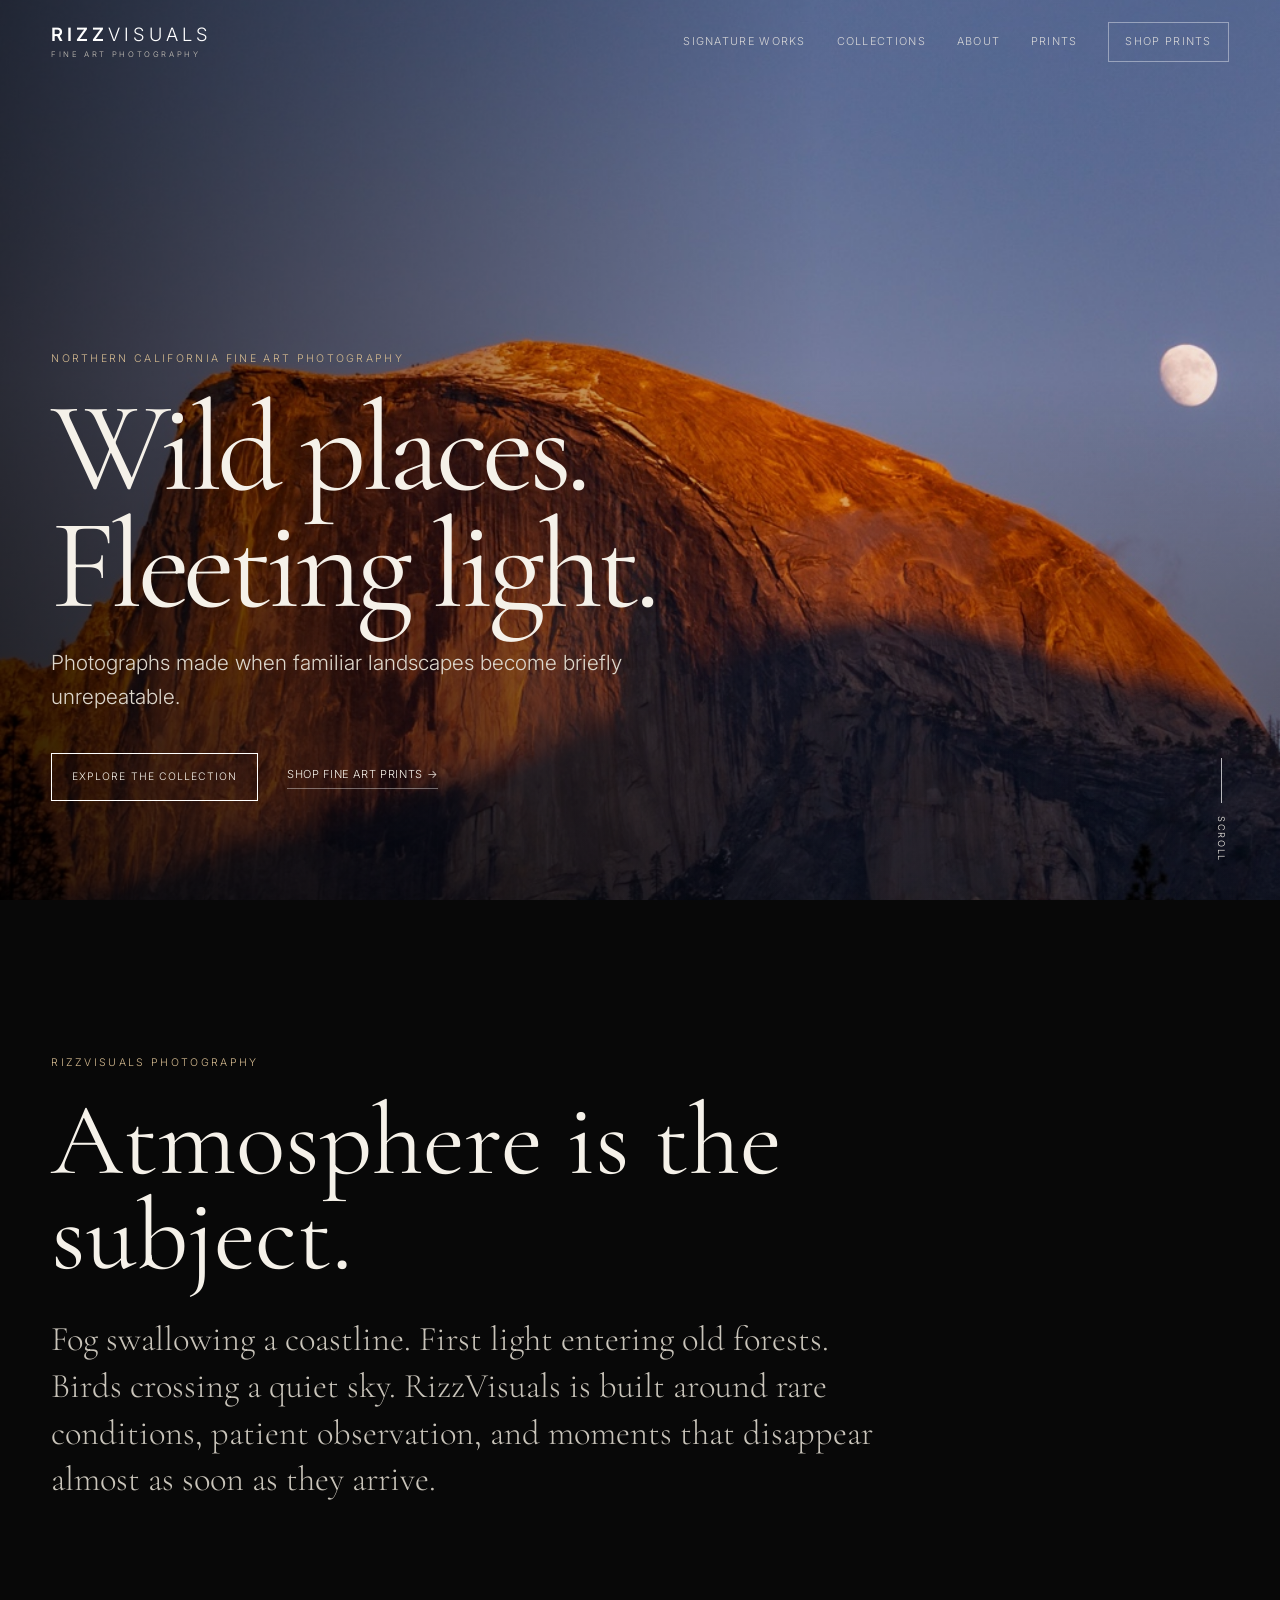
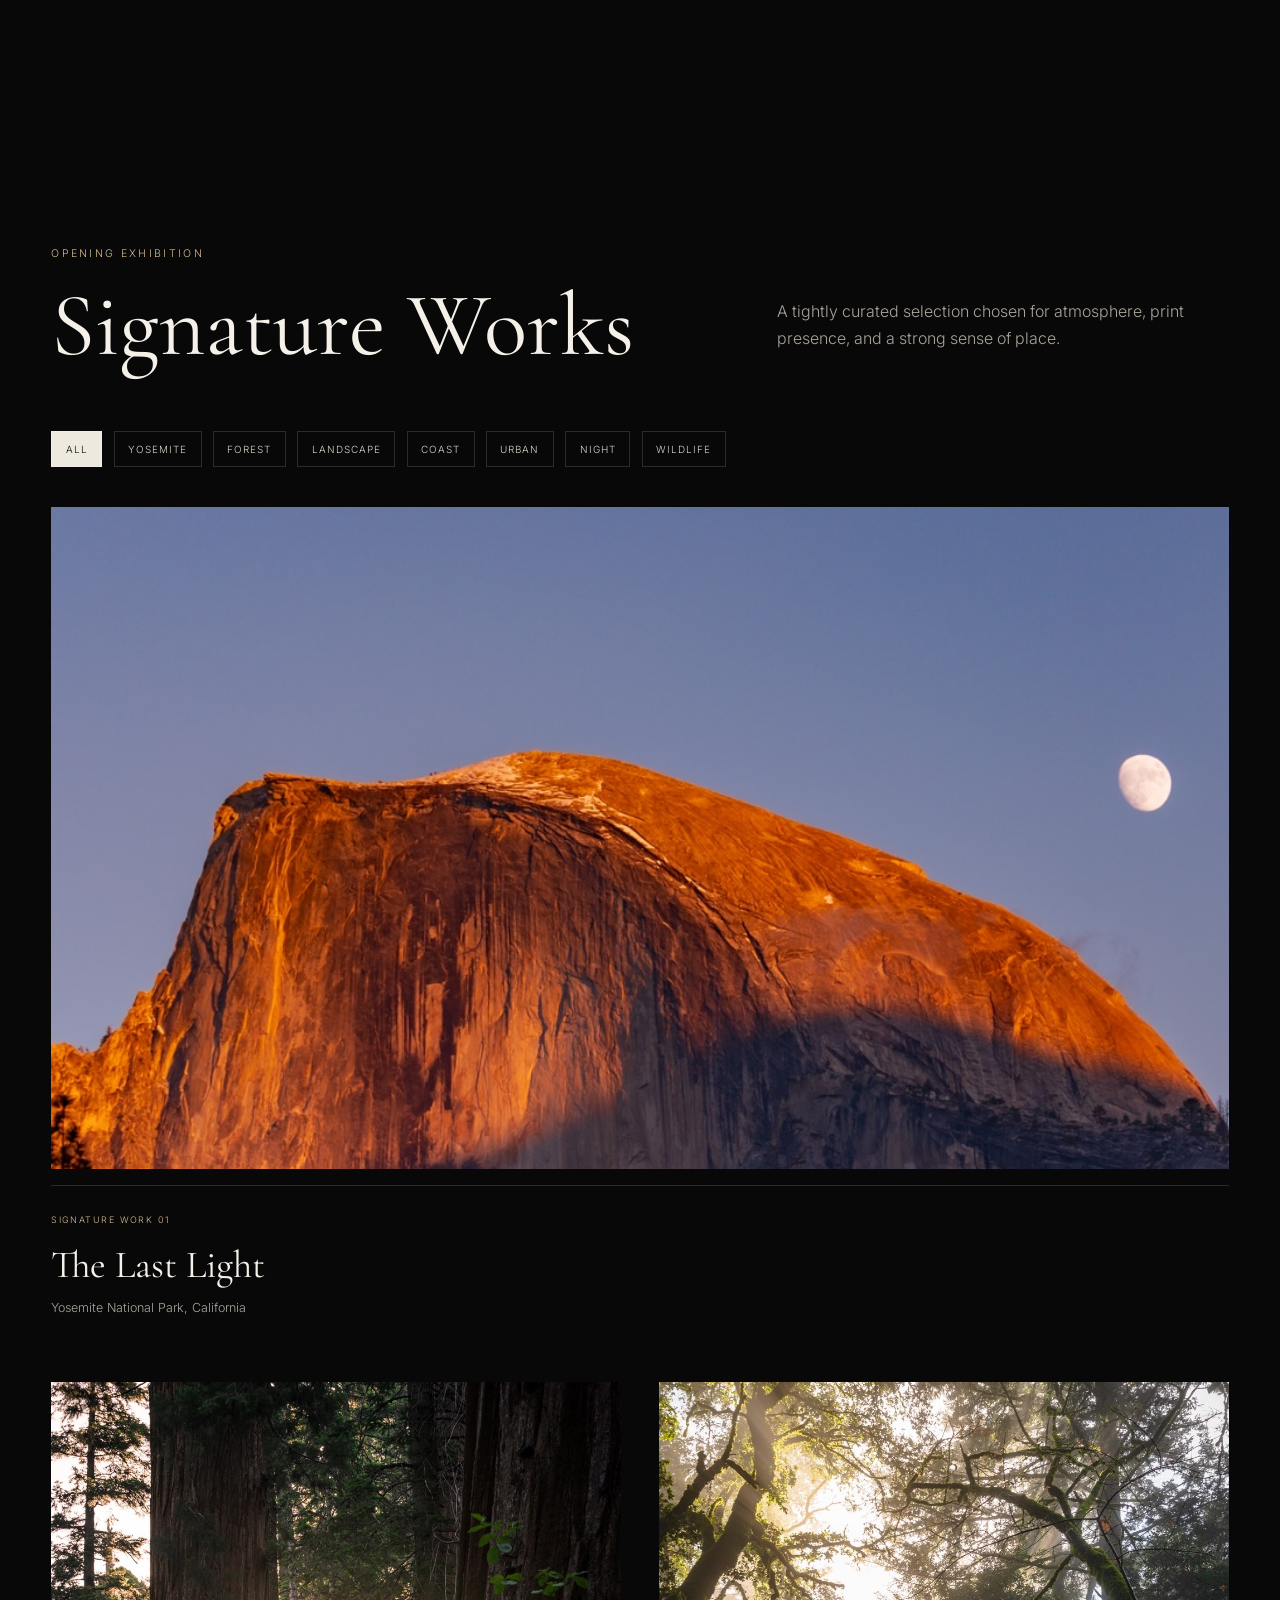
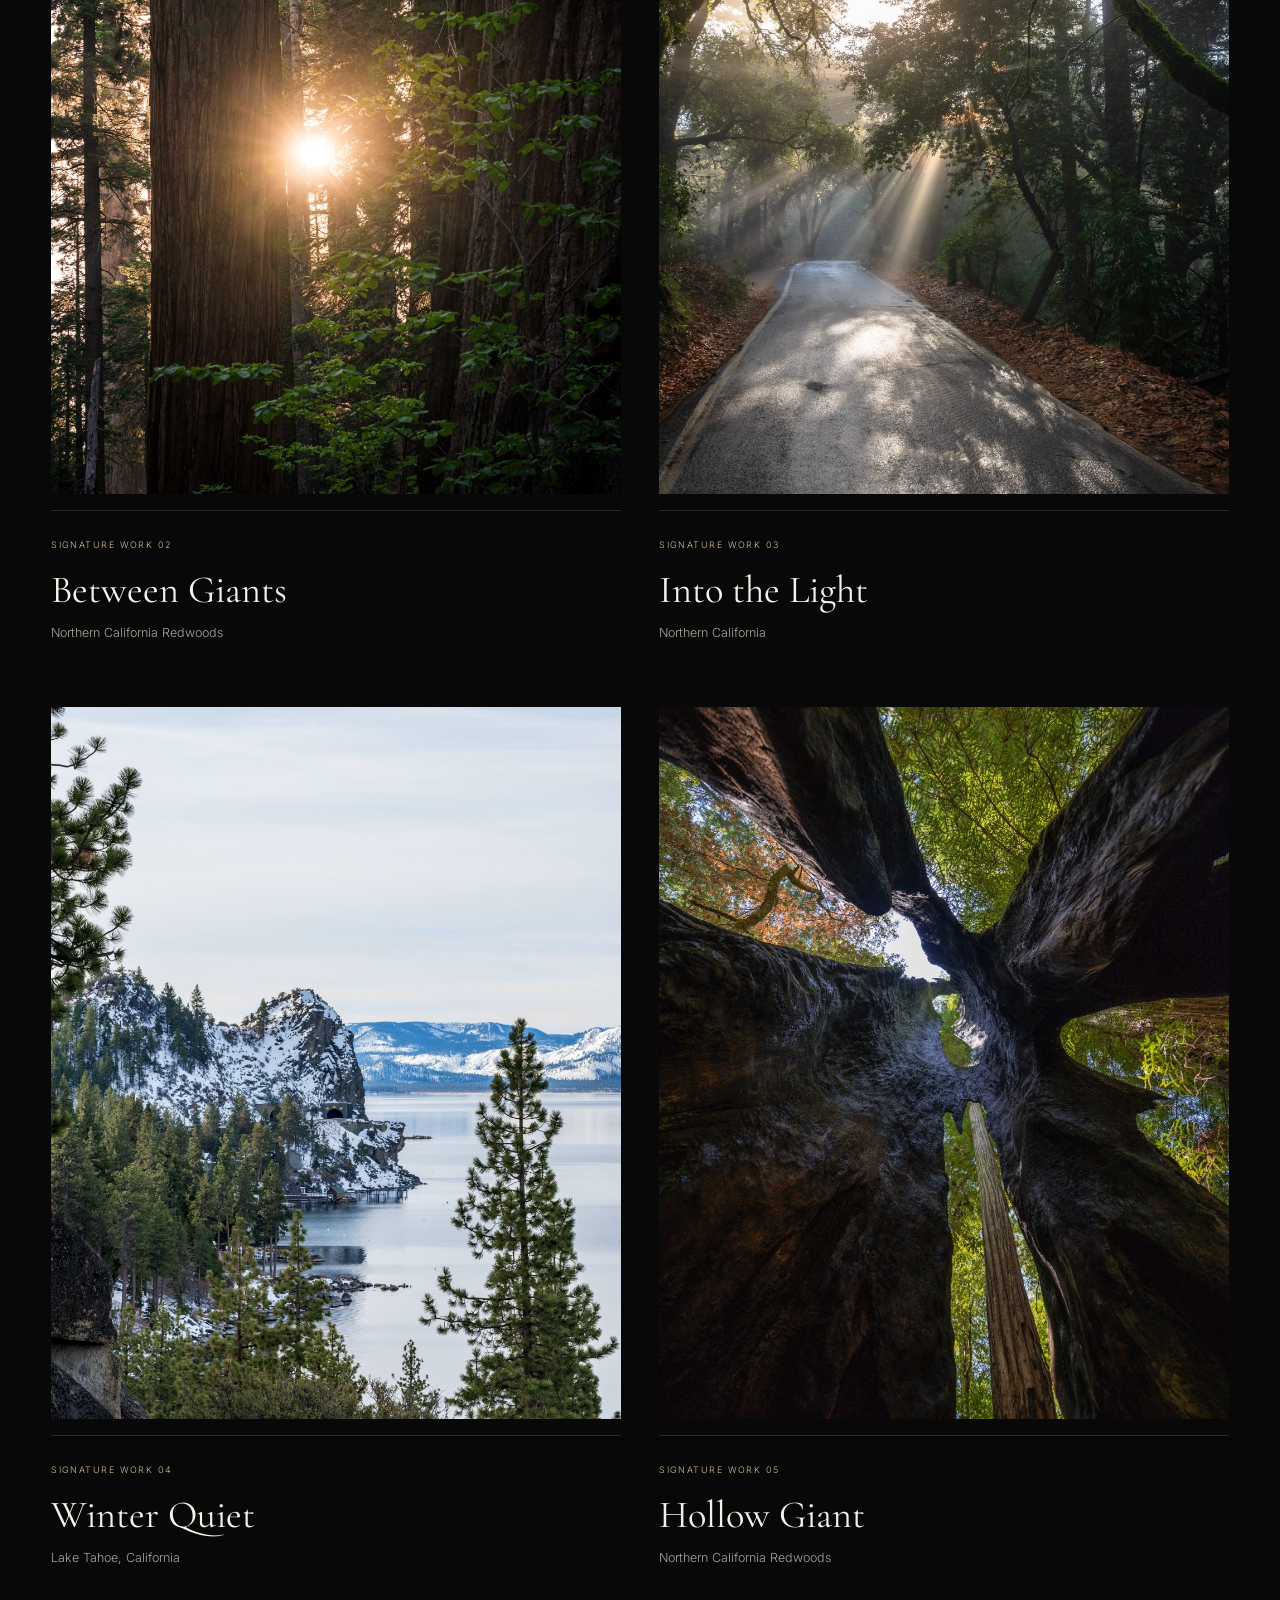
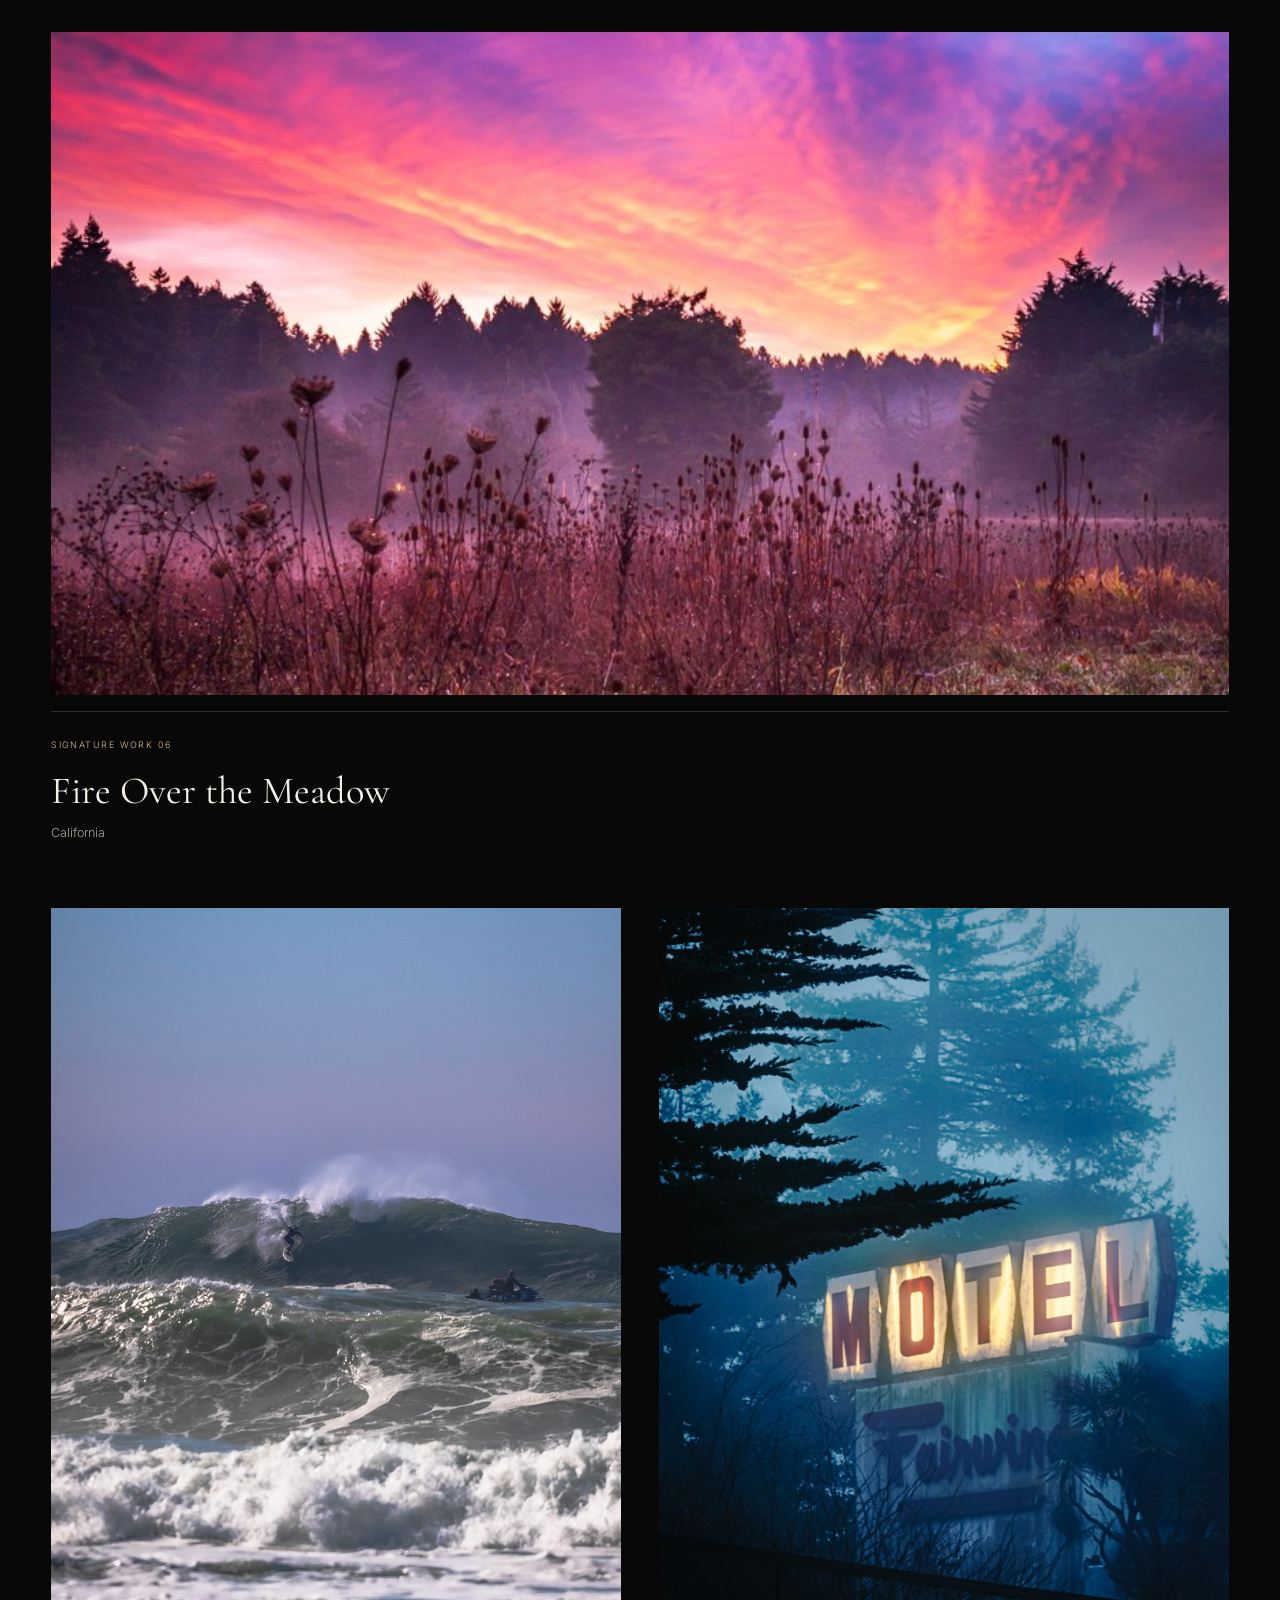
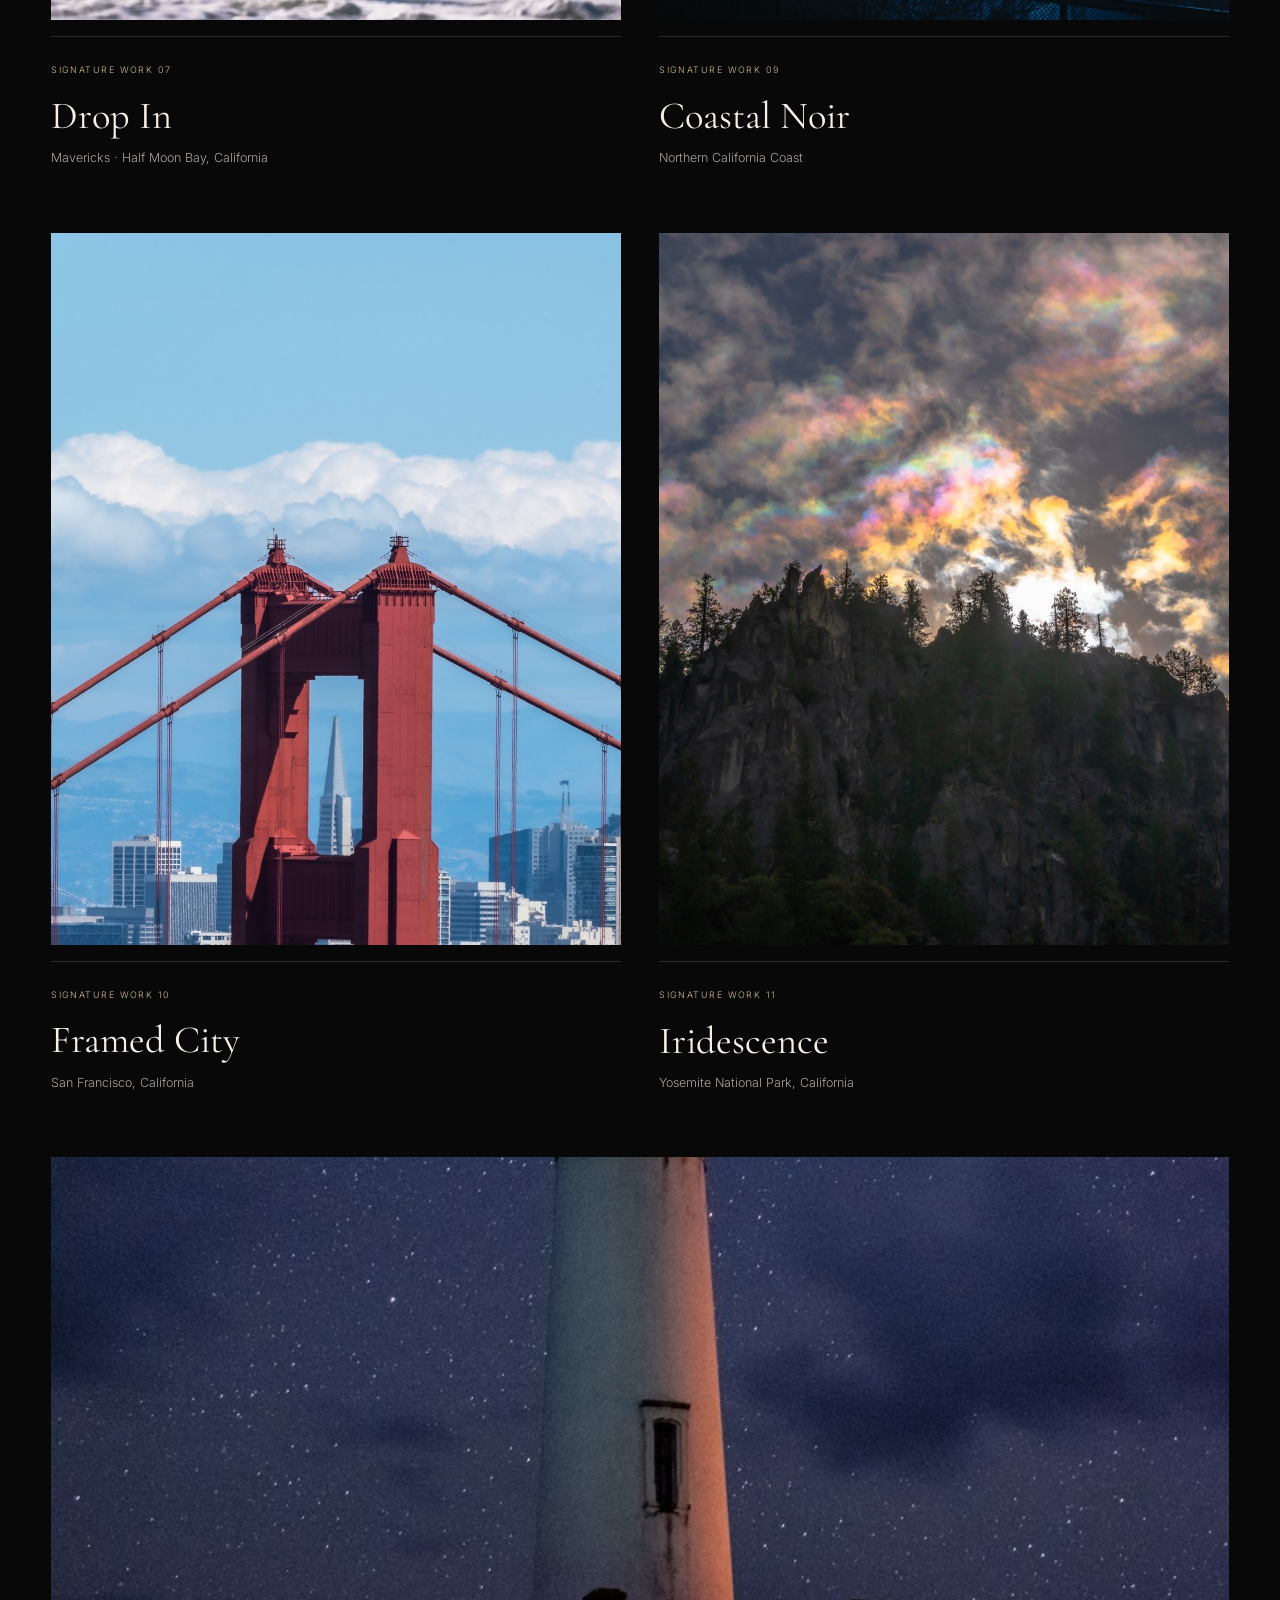
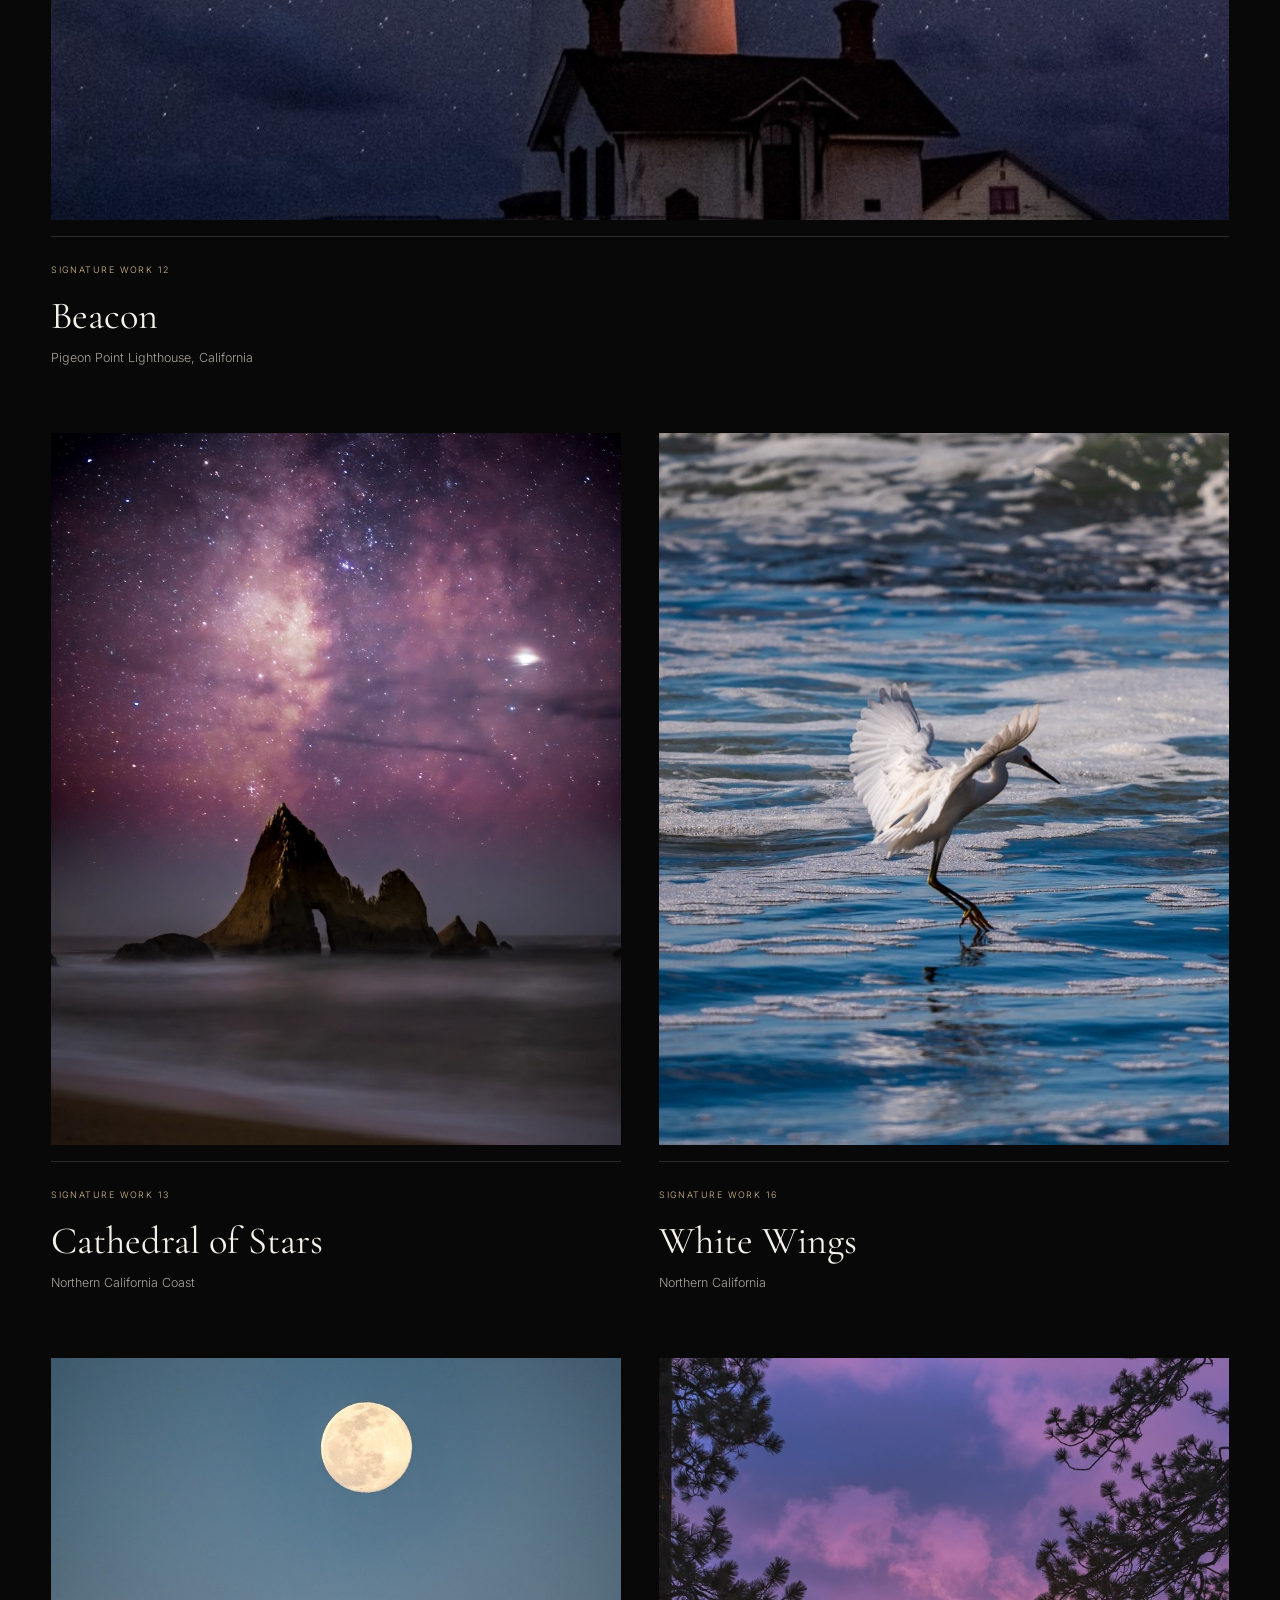
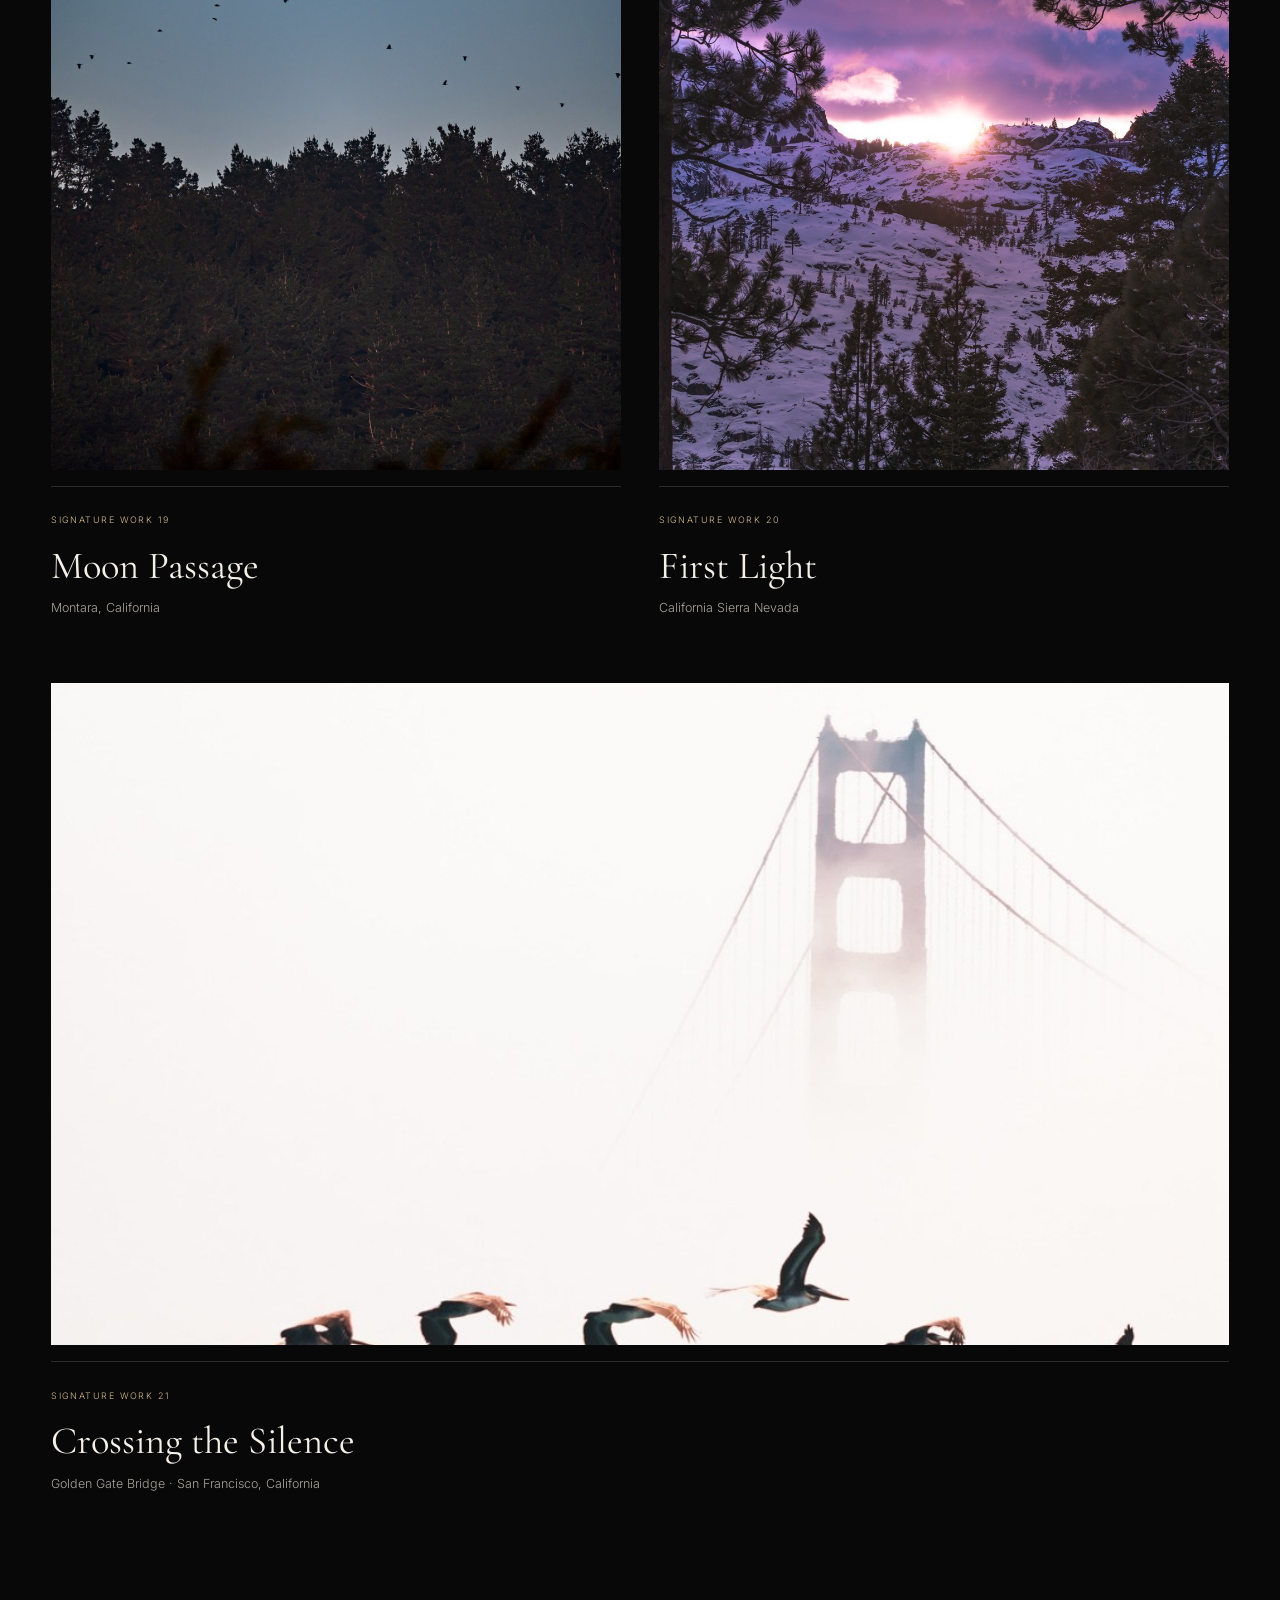
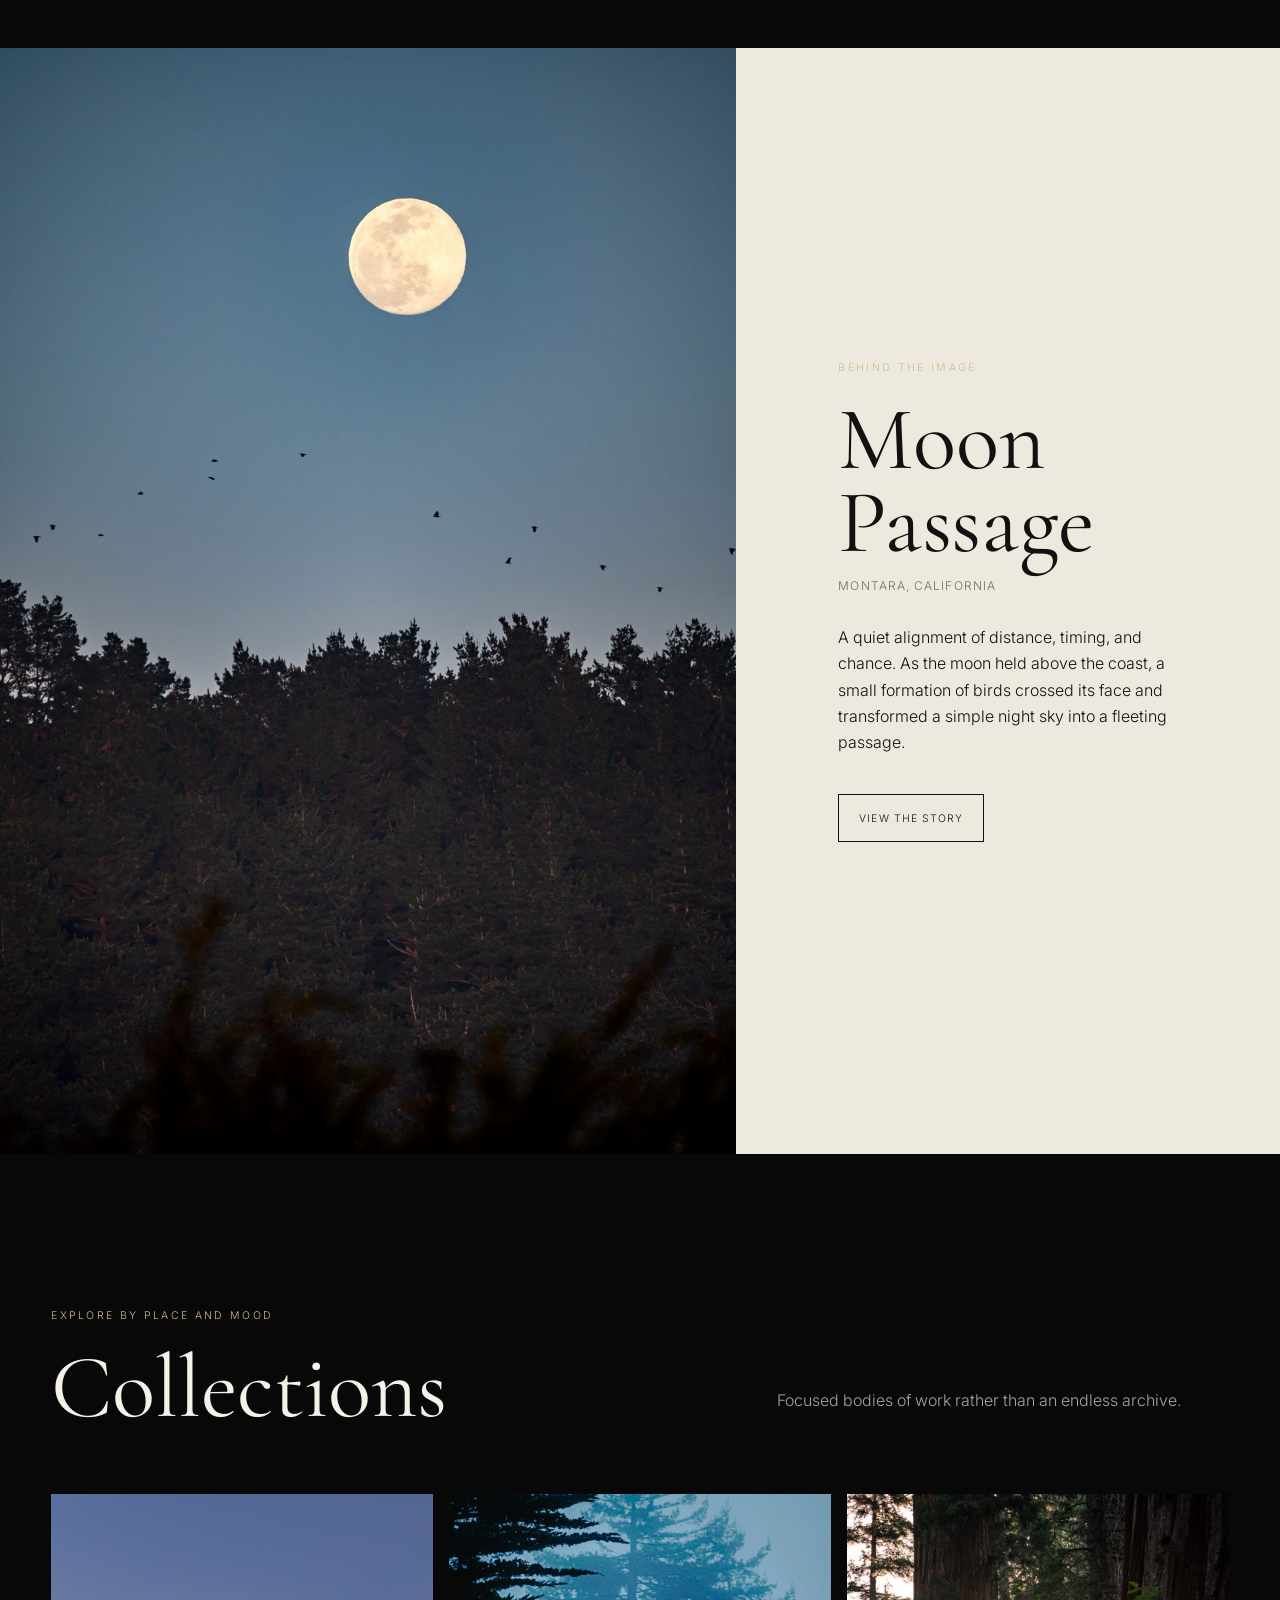
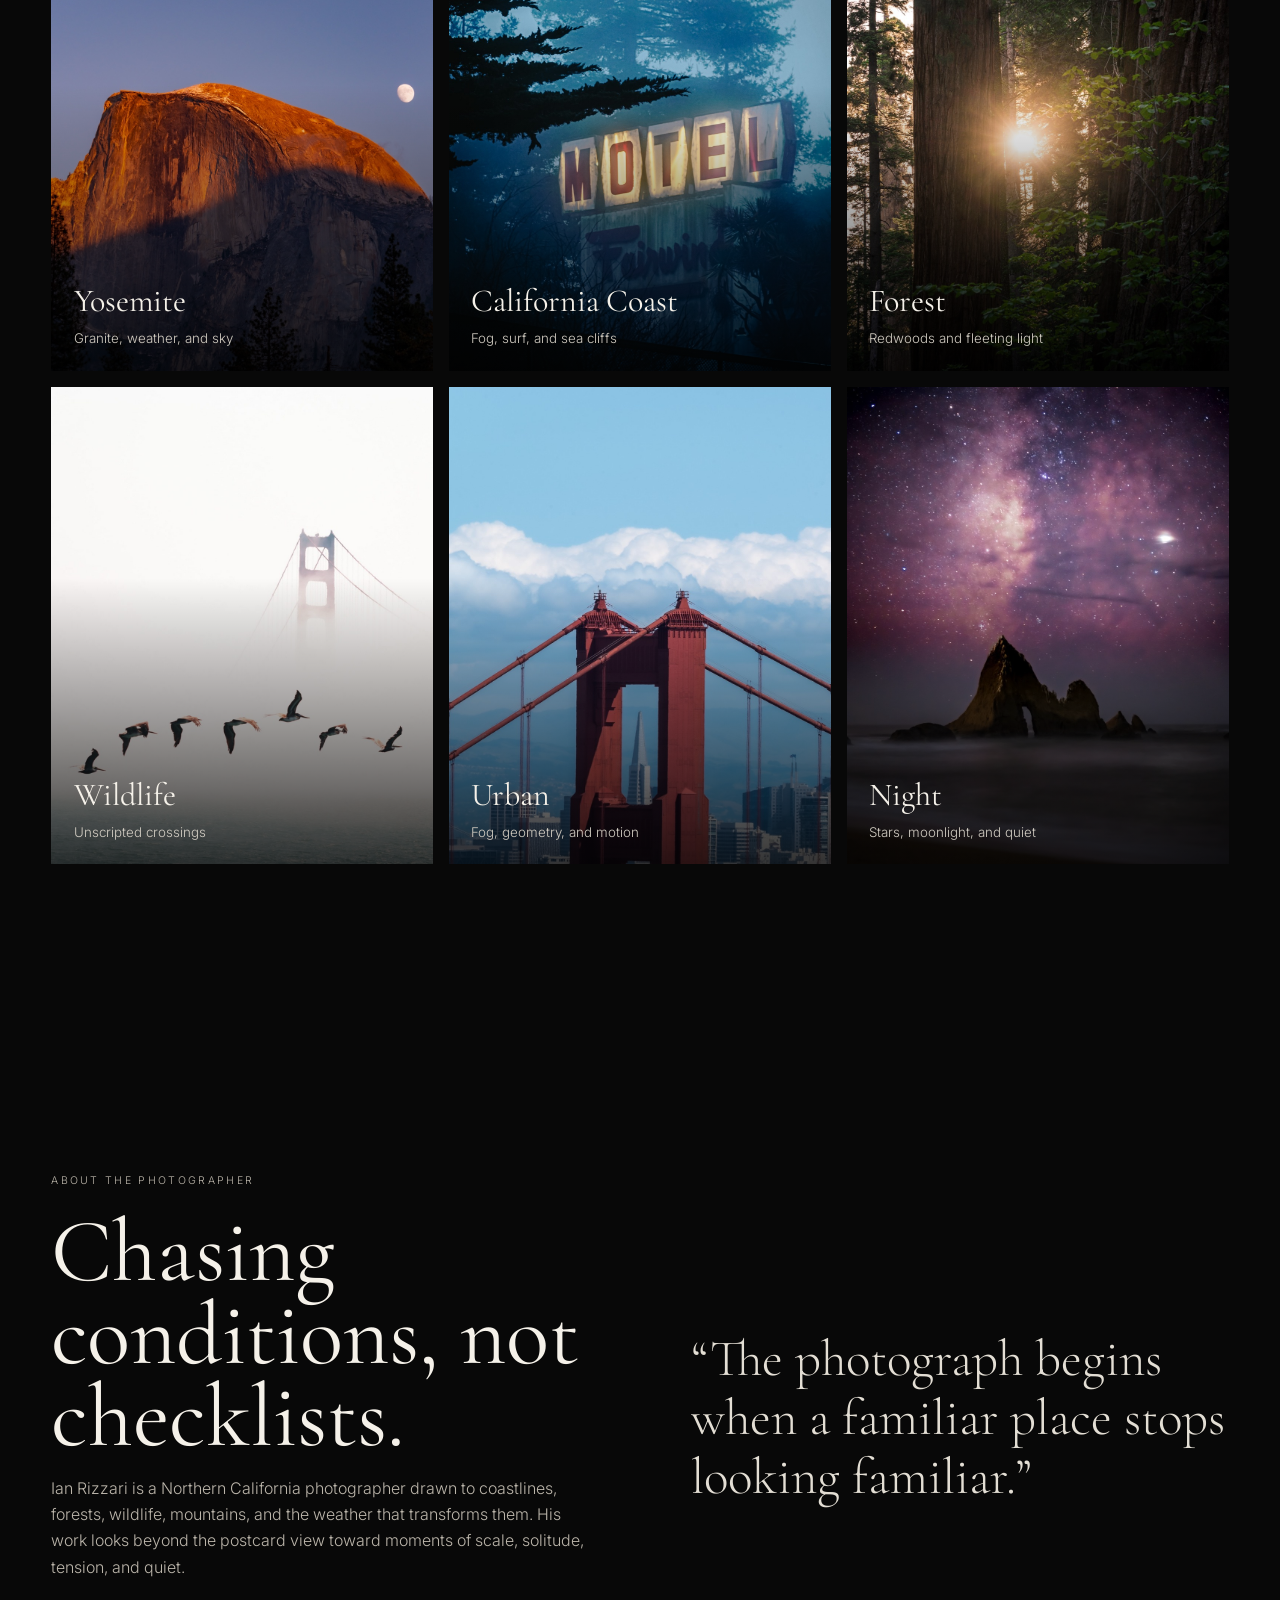
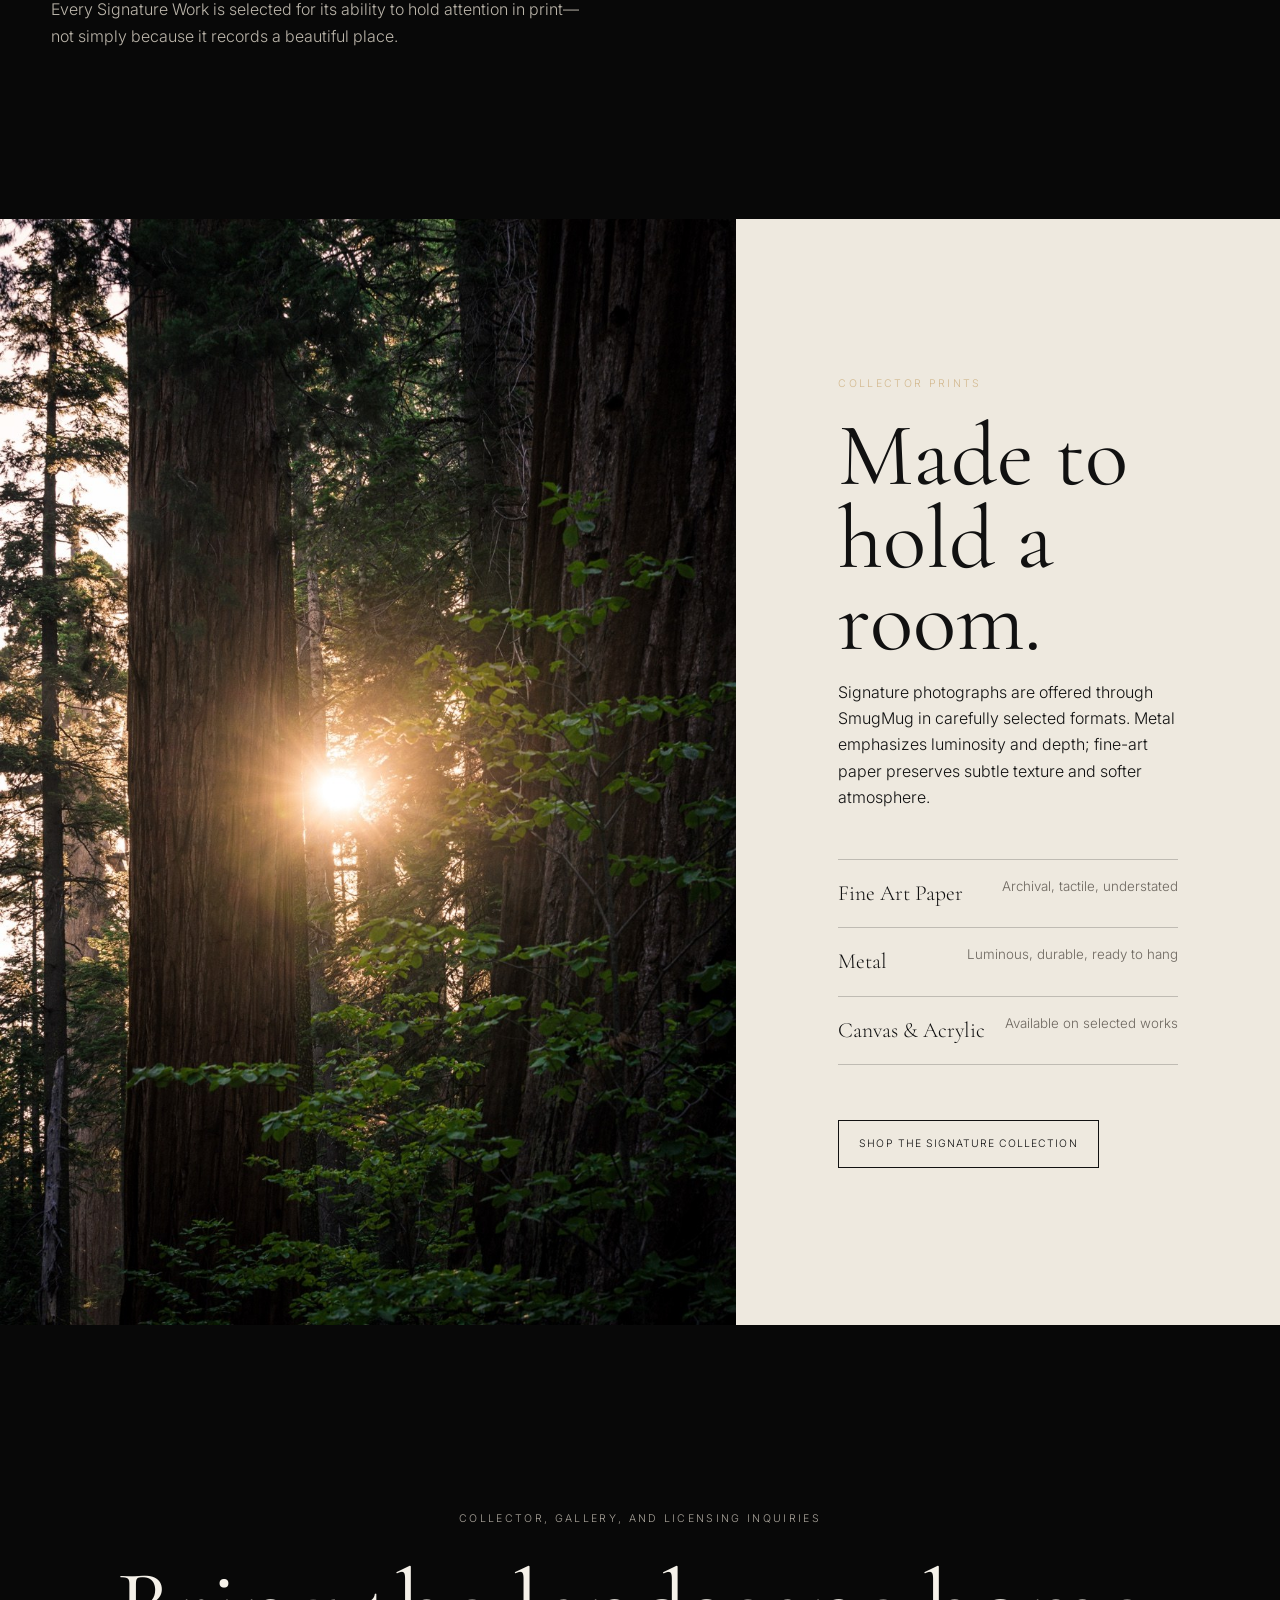
<file: index.html>
<!doctype html>
<html lang="en">
<head>
  <meta charset="utf-8">
  <meta name="viewport" content="width=device-width,initial-scale=1,viewport-fit=cover">
  <meta name="description" content="RizzVisuals — fine art photography shaped by fog, weather, wild places, and fleeting light.">
  <meta name="theme-color" content="#080808">
  <meta property="og:title" content="RizzVisuals | Fine Art Photography">
  <meta property="og:description" content="Wild places. Fleeting light. Fine art photography from Northern California and beyond.">
  <meta property="og:image" content="21-the-last-light.jpg">
  <title>RizzVisuals | Fine Art Photography</title>
  <link rel="preconnect" href="https://fonts.googleapis.com">
  <link rel="preconnect" href="https://fonts.gstatic.com" crossorigin>
  <link href="https://fonts.googleapis.com/css2?family=Cormorant+Garamond:wght@400;500;600&family=Inter:wght@300;400;500;600&display=swap" rel="stylesheet">
  <link rel="stylesheet" href="styles.css">
  <script src="site-config.js" defer></script>
  <script src="app.js" defer></script>
</head>
<body>
  <div class="page-loader" aria-hidden="true"><span>RIZZVISUALS</span></div>
  <header class="site-header" id="site-header">
    <a class="brand" href="#home" aria-label="RizzVisuals home">
      <span class="brand-name">RIZZ<span>VISUALS</span></span>
      <span class="brand-sub">FINE ART PHOTOGRAPHY</span>
    </a>
    <button class="menu-btn" aria-expanded="false" aria-controls="site-nav"><span></span><span></span><span class="sr-only">Menu</span></button>
    <nav id="site-nav" class="nav" aria-label="Primary navigation">
      <a href="#signature">Signature Works</a>
      <a href="#collections">Collections</a>
      <a href="#about">About</a>
      <a href="#prints">Prints</a>
      <a class="nav-shop" data-shop-link target="_blank" rel="noopener">Shop Prints</a>
    </nav>
  </header>

  <main>
    <section class="hero" id="home" aria-labelledby="hero-title">
      <picture class="hero-media">
        <source media="(max-width: 600px)" srcset="21-the-last-light-mobile.jpg">
        <img class="hero-image" src="21-the-last-light.jpg" alt="Half Dome glowing at sunset with the moon rising in Yosemite National Park" fetchpriority="high">
      </picture>
      <div class="hero-shade"></div>
      <div class="hero-copy reveal">
        <p class="eyebrow">Northern California fine art photography</p>
        <h1 id="hero-title">Wild places.<br>Fleeting light.</h1>
        <p class="hero-lead">Photographs made when familiar landscapes become briefly unrepeatable.</p>
        <div class="hero-actions">
          <a class="button light" href="#signature">Explore the Collection</a>
          <a class="text-link" data-shop-link target="_blank" rel="noopener">Shop Fine Art Prints →</a>
        </div>
      </div>
      <a class="scroll-cue" href="#intro" aria-label="Scroll to introduction"><span></span>Scroll</a>
    </section>

    <section class="intro section-pad" id="intro">
      <p class="eyebrow reveal">RizzVisuals Photography</p>
      <h2 class="reveal">Atmosphere is the subject.</h2>
      <p class="lead reveal">Fog swallowing a coastline. First light entering old forests. Birds crossing a quiet sky. RizzVisuals is built around rare conditions, patient observation, and moments that disappear almost as soon as they arrive.</p>
    </section>

    <section class="signature section-pad" id="signature">
      <div class="section-heading reveal">
        <div><p class="eyebrow">Opening exhibition</p><h2>Signature Works</h2></div>
        <p>A tightly curated selection chosen for atmosphere, print presence, and a strong sense of place.</p>
      </div>
      <div class="filter-row" id="filters" aria-label="Filter photographs"></div>
      <div class="gallery" id="signature-grid"></div>
    </section>

    <section class="featured-story">
      <div class="featured-image reveal"><img src="18-moon-passage.jpg" alt="Birds crossing the moon in Montara, California" loading="lazy"></div>
      <div class="featured-copy reveal">
        <p class="eyebrow">Behind the image</p>
        <h2>Moon Passage</h2>
        <p class="location">Montara, California</p>
        <p>A quiet alignment of distance, timing, and chance. As the moon held above the coast, a small formation of birds crossed its face and transformed a simple night sky into a fleeting passage.</p>
        <a class="button dark" href="artwork.html?id=moon-passage">View the story</a>
      </div>
    </section>

    <section class="collections section-pad" id="collections">
      <div class="section-heading reveal">
        <div><p class="eyebrow">Explore by place and mood</p><h2>Collections</h2></div>
        <p>Focused bodies of work rather than an endless archive.</p>
      </div>
      <div class="collection-grid" id="collection-grid"></div>
    </section>

    <section class="about section-pad" id="about">
      <div class="about-copy reveal">
        <p class="eyebrow">About the photographer</p>
        <h2>Chasing conditions, not checklists.</h2>
        <p>Ian Rizzari is a Northern California photographer drawn to coastlines, forests, wildlife, mountains, and the weather that transforms them. His work looks beyond the postcard view toward moments of scale, solitude, tension, and quiet.</p>
        <p>Every Signature Work is selected for its ability to hold attention in print—not simply because it records a beautiful place.</p>
      </div>
      <blockquote class="reveal">“The photograph begins when a familiar place stops looking familiar.”</blockquote>
    </section>

    <section class="prints" id="prints">
      <div class="prints-image reveal"><img src="01-between-giants.jpg" alt="Sunlight entering a redwood forest" loading="lazy"></div>
      <div class="prints-copy reveal">
        <p class="eyebrow">Collector prints</p>
        <h2>Made to hold a room.</h2>
        <p>Signature photographs are offered through SmugMug in carefully selected formats. Metal emphasizes luminosity and depth; fine-art paper preserves subtle texture and softer atmosphere.</p>
        <div class="format-list">
          <div><span>Fine Art Paper</span><small>Archival, tactile, understated</small></div>
          <div><span>Metal</span><small>Luminous, durable, ready to hang</small></div>
          <div><span>Canvas & Acrylic</span><small>Available on selected works</small></div>
        </div>
        <a class="button dark" data-shop-link target="_blank" rel="noopener">Shop the Signature Collection</a>
      </div>
    </section>

    <section class="contact section-pad" id="contact">
      <p class="eyebrow reveal">Collector, gallery, and licensing inquiries</p>
      <h2 class="reveal">Bring the landscape home.</h2>
      <p class="reveal">Museum-quality fine art prints, crafted to bring the atmosphere of wild places into your space.</p>
      <div class="contact-actions reveal">
        <a class="button light" data-shop-link target="_blank" rel="noopener">View the Print Collection</a>
        <a class="contact-inquiry" id="email-link">Collector &amp; licensing inquiries →</a>
      </div>
    </section>
  </main>

  <footer>
    <div class="footer-brand"><strong>RIZZ<span>VISUALS</span></strong><small>Wild places. Fleeting light.</small></div>
    <div class="artist-mark" aria-label="Ian Rizzari artist mark" title="Ian Rizzari">
      <span class="mark-i">I</span><span class="mark-r">R</span>
    </div>
    <p>© <span id="year"></span> Ian Rizzari. All rights reserved.</p>
    <a href="#home">Back to top ↑</a>
  </footer>
</body>
</html>
</file>
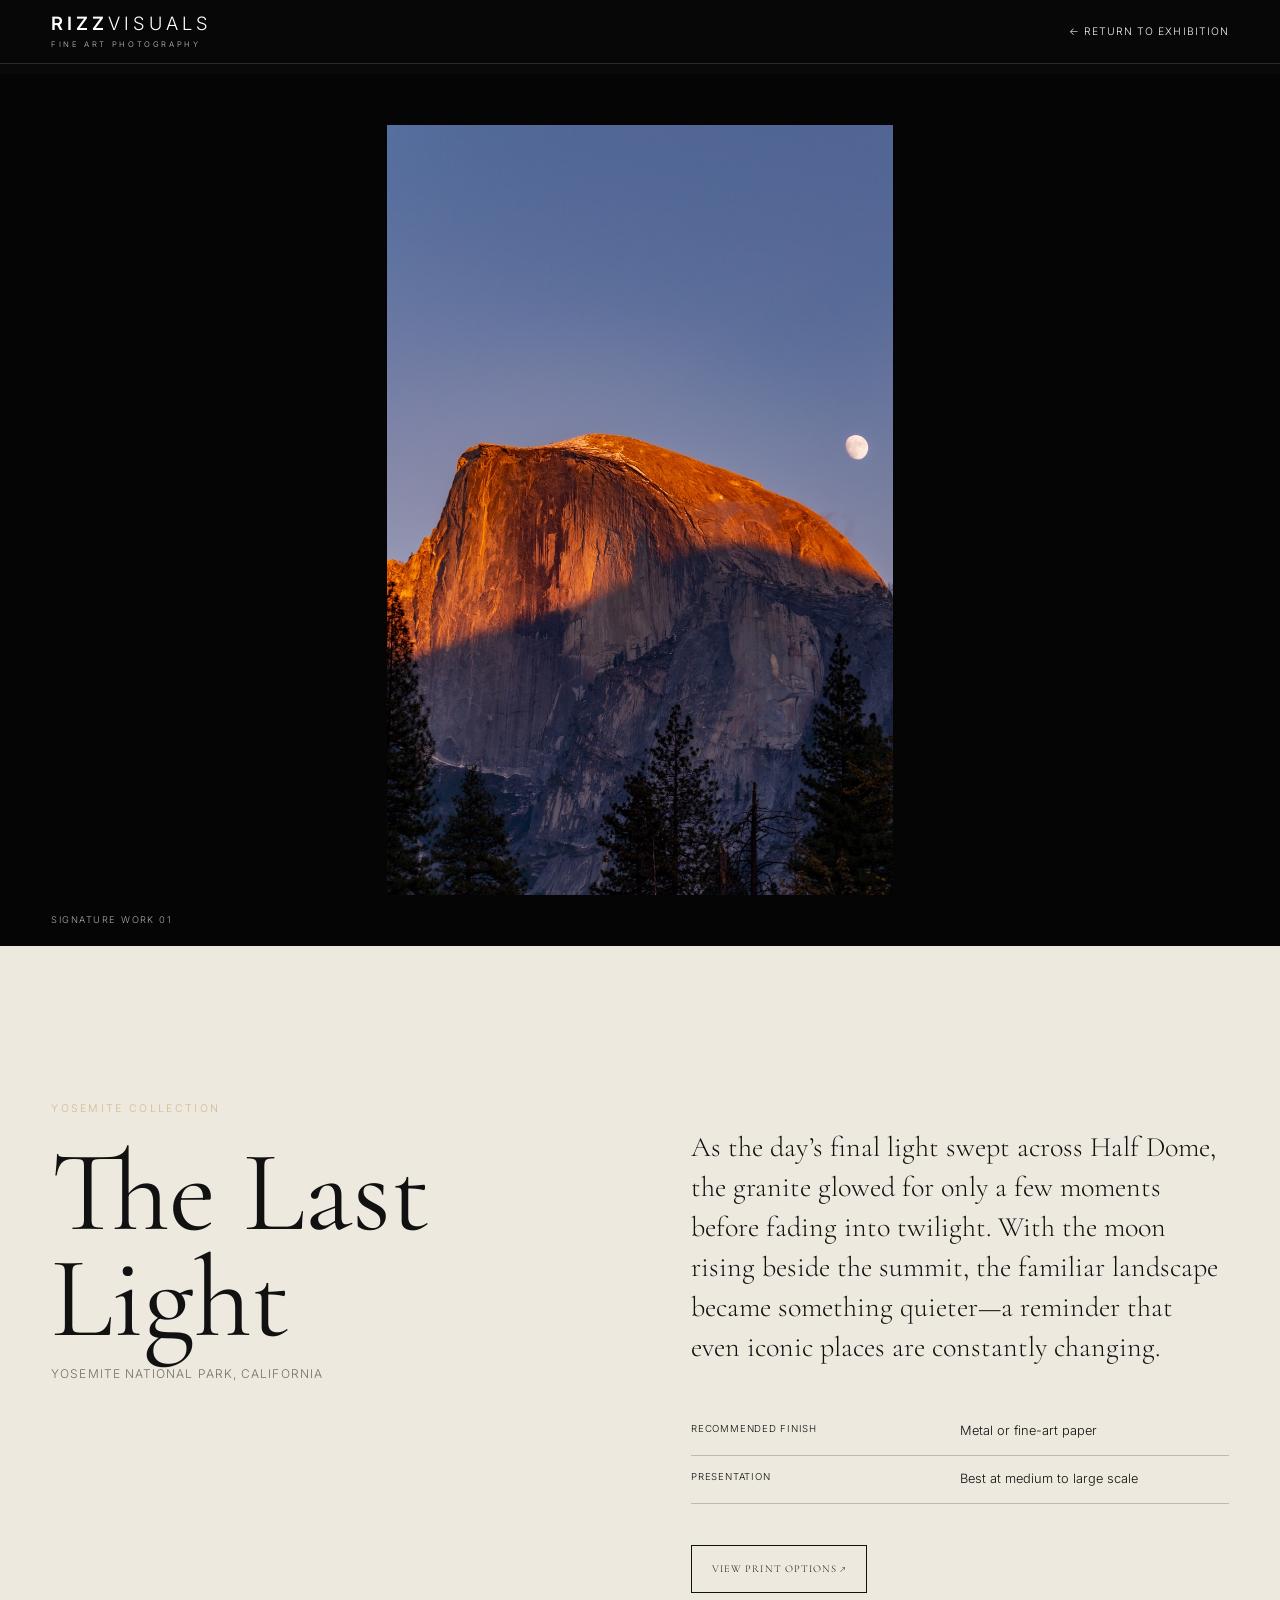
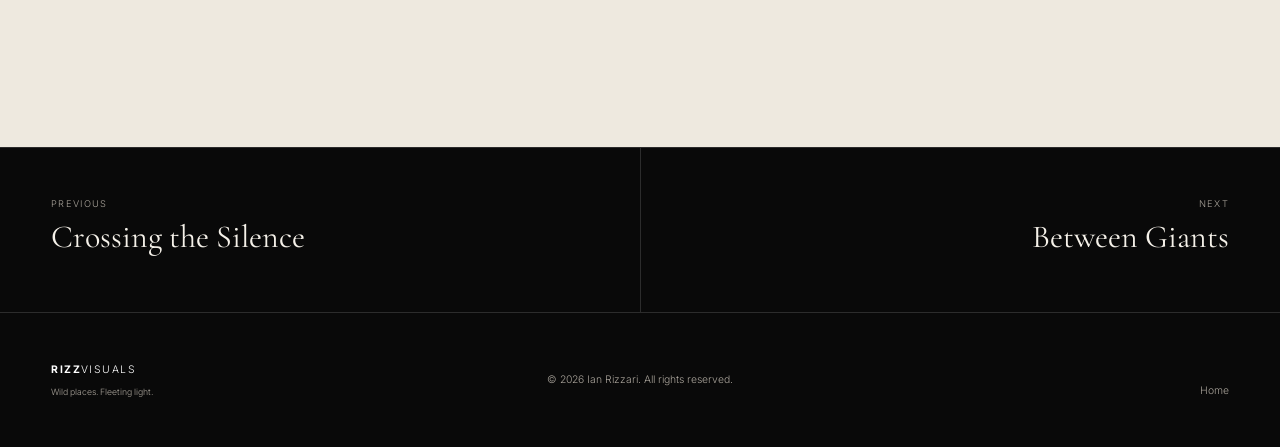
<file: artwork.html>
<!doctype html>
<html lang="en">
<head>
  <meta charset="utf-8">
  <meta name="viewport" content="width=device-width,initial-scale=1,viewport-fit=cover">
  <meta name="theme-color" content="#080808">
  <meta name="description" content="A Signature Work from RizzVisuals Fine Art Photography.">
  <title>Signature Work | RizzVisuals</title>
  <link rel="preconnect" href="https://fonts.googleapis.com">
  <link rel="preconnect" href="https://fonts.gstatic.com" crossorigin>
  <link href="https://fonts.googleapis.com/css2?family=Cormorant+Garamond:wght@400;500;600&family=Inter:wght@300;400;500;600&display=swap" rel="stylesheet">
  <link rel="stylesheet" href="styles.css">
  <script src="site-config.js" defer></script>
  <script src="app.js" defer></script>
</head>
<body class="artwork-page">
  <header class="site-header solid">
    <a class="brand" href="index.html"><span class="brand-name">RIZZ<span>VISUALS</span></span><span class="brand-sub">FINE ART PHOTOGRAPHY</span></a>
    <a class="back-link" href="index.html#signature">← Return to exhibition</a>
  </header>
  <main id="artwork-root"></main>
  <footer>
    <div><strong>RIZZ<span>VISUALS</span></strong><small>Wild places. Fleeting light.</small></div>
    <p>© <span id="year"></span> Ian Rizzari. All rights reserved.</p>
    <a href="index.html">Home</a>
  </footer>
</body>
</html>
</file>
<file: styles.css>
:root{--bg:#080808;--bg2:#111;--paper:#eee9df;--ink:#111;--muted:#aaa49b;--line:rgba(255,255,255,.14);--accent:#d3b98f;--serif:"Cormorant Garamond",Georgia,serif;--sans:Inter,Arial,sans-serif;--pad:clamp(1.3rem,4vw,5rem)}
*{box-sizing:border-box}html{scroll-behavior:smooth;background:var(--bg)}body{margin:0;background:var(--bg);color:#f5f1e9;font-family:var(--sans);font-weight:300;line-height:1.65;overflow-x:hidden}body.menu-open{overflow:hidden}img{display:block;width:100%;height:auto}a{color:inherit;text-decoration:none}button{font:inherit}.sr-only{position:absolute;width:1px;height:1px;padding:0;margin:-1px;overflow:hidden;clip:rect(0,0,0,0);white-space:nowrap;border:0}.page-loader{position:fixed;inset:0;z-index:1000;display:grid;place-items:center;background:#050505;transition:opacity .8s,visibility .8s}.page-loader span{font-size:.7rem;letter-spacing:.38em}.loaded .page-loader{opacity:0;visibility:hidden}.site-header{position:fixed;top:0;left:0;width:100%;z-index:100;display:flex;justify-content:space-between;align-items:center;padding:1.35rem var(--pad);transition:background .35s,padding .35s,border .35s}.site-header.scrolled,.site-header.solid{background:rgba(8,8,8,.92);backdrop-filter:blur(18px);border-bottom:1px solid var(--line);padding-top:.9rem;padding-bottom:.9rem}.brand{display:flex;flex-direction:column;line-height:1}.brand-name{font-size:clamp(.95rem,1.6vw,1.15rem);font-weight:600;letter-spacing:.18em}.brand-name span,footer strong span{font-weight:300}.brand-sub{font-size:.48rem;letter-spacing:.34em;margin-top:.5rem;color:#c9c4ba}.nav{display:flex;align-items:center;gap:clamp(1rem,2.4vw,2.3rem);font-size:.68rem;letter-spacing:.12em;text-transform:uppercase}.nav a{opacity:.8;transition:opacity .2s}.nav a:hover{opacity:1}.nav-shop{border:1px solid rgba(255,255,255,.5);padding:.65rem 1rem}.menu-btn{display:none;background:none;border:0;color:white;padding:.6rem}.menu-btn span:not(.sr-only){display:block;width:24px;height:1px;background:white;margin:6px}.hero{position:relative;min-height:100svh;display:flex;align-items:flex-end;overflow:hidden}.hero>img{position:absolute;inset:0;width:100%;height:100%;object-fit:cover;object-position:center 42%}.hero-shade{position:absolute;inset:0;background:linear-gradient(90deg,rgba(0,0,0,.72),rgba(0,0,0,.08) 60%),linear-gradient(0deg,rgba(0,0,0,.5),transparent 55%)}.hero-copy{position:relative;z-index:2;max-width:870px;padding:0 var(--pad) clamp(6.5rem,13vh,10rem)}.eyebrow{font-size:.66rem;letter-spacing:.22em;text-transform:uppercase;color:var(--accent);margin:0 0 1.4rem}.hero h1,.intro h2,.section-heading h2,.featured-copy h2,.about h2,.prints h2,.contact h2,.artwork-title h1{font-family:var(--serif);font-weight:400;line-height:.92;margin:0}.hero h1{font-size:clamp(4rem,10vw,9.5rem);letter-spacing:-.045em}.hero-lead{max-width:610px;font-size:clamp(1rem,1.7vw,1.3rem);color:#ddd7cc}.hero-actions{display:flex;align-items:center;gap:1.8rem;margin-top:2.4rem}.button{display:inline-flex;align-items:center;justify-content:center;min-height:48px;padding:.8rem 1.25rem;border:1px solid;letter-spacing:.1em;text-transform:uppercase;font-size:.65rem;transition:background .25s,color .25s,transform .25s}.button:hover{transform:translateY(-2px)}.button.light{border-color:#fff}.button.light:hover{background:#fff;color:#111}.button.dark{border-color:#111;color:#111}.button.dark:hover{background:#111;color:white}.text-link{font-size:.73rem;border-bottom:1px solid rgba(255,255,255,.45);padding-bottom:.25rem}.scroll-cue{position:absolute;z-index:2;right:var(--pad);bottom:2.4rem;font-size:.58rem;letter-spacing:.18em;text-transform:uppercase;writing-mode:vertical-rl;display:flex;gap:.8rem;align-items:center}.scroll-cue span{height:45px;width:1px;background:rgba(255,255,255,.7)}.section-pad{padding:clamp(6rem,12vw,11rem) var(--pad)}.intro{max-width:1250px}.intro h2{font-size:clamp(3.3rem,8vw,8rem);max-width:1050px}.lead{max-width:850px;font-family:var(--serif);font-size:clamp(1.4rem,2.7vw,2.25rem);line-height:1.35;color:#c9c4ba}.section-heading{display:grid;grid-template-columns:1.5fr 1fr;gap:3rem;align-items:end;margin-bottom:4rem}.section-heading h2{font-size:clamp(3.4rem,7vw,7rem)}.section-heading>p{max-width:420px;color:var(--muted)}.filter-row{display:flex;gap:.7rem;flex-wrap:wrap;margin-bottom:2.5rem}.filter{border:1px solid var(--line);background:transparent;color:#d9d4cb;padding:.55rem .85rem;font-size:.62rem;letter-spacing:.1em;text-transform:uppercase;cursor:pointer}.filter.active,.filter:hover{background:#eee9df;color:#111}.gallery{display:grid;grid-template-columns:repeat(2,minmax(0,1fr));gap:clamp(2rem,5vw,6rem) clamp(1.2rem,3vw,3rem)}.work-card{display:block}.work-card.wide{grid-column:1/-1}.work-card figure{margin:0;overflow:hidden;background:#111;aspect-ratio:4/5}.work-card.wide figure{aspect-ratio:16/9}.work-card img{height:100%;object-fit:cover;transition:transform 1.1s cubic-bezier(.2,.75,.2,1),filter .5s}.work-card:hover img{transform:scale(1.025);filter:brightness(1.05)}.work-meta{padding-top:1.1rem;border-top:1px solid var(--line);margin-top:1rem}.work-meta span{font-size:.56rem;letter-spacing:.16em;text-transform:uppercase;color:var(--accent)}.work-meta h3{font-family:var(--serif);font-size:clamp(1.8rem,3vw,3rem);font-weight:400;margin:.25rem 0 0}.work-meta p{margin:0;color:var(--muted);font-size:.78rem}.featured-story,.prints{display:grid;grid-template-columns:1.15fr .85fr;background:var(--paper);color:var(--ink)}.featured-image img,.prints-image img{height:100%;min-height:680px;object-fit:cover}.featured-copy,.prints-copy{display:flex;flex-direction:column;justify-content:center;padding:clamp(3rem,8vw,8rem)}.featured-copy h2,.prints-copy h2{font-size:clamp(3.4rem,7vw,7rem)}.featured-copy .location,.artwork-title .location{color:#756f66;font-size:.75rem;letter-spacing:.09em;text-transform:uppercase}.featured-copy p,.prints-copy p{max-width:570px}.featured-copy .button,.prints-copy .button{align-self:flex-start;margin-top:1.4rem}.collection-grid{display:grid;grid-template-columns:repeat(3,1fr);gap:1rem}.collection-card{position:relative;overflow:hidden;aspect-ratio:4/5}.collection-card img{height:100%;object-fit:cover;transition:transform .9s}.collection-card:after{content:"";position:absolute;inset:0;background:linear-gradient(0deg,rgba(0,0,0,.76),transparent 60%)}.collection-card:hover img{transform:scale(1.035)}.collection-card span{position:absolute;z-index:2;left:1.4rem;bottom:1.3rem;display:flex;flex-direction:column}.collection-card b{font-family:var(--serif);font-size:2rem;font-weight:400}.collection-card small{color:#d0cbc1}.about{display:grid;grid-template-columns:1fr 1fr;gap:8vw;align-items:center}.about h2{font-size:clamp(3.4rem,7vw,7rem)}.about-copy{max-width:700px}.about p{color:#bbb5aa}.about blockquote{font-family:var(--serif);font-size:clamp(2rem,4vw,4rem);line-height:1.15;margin:0;color:#e3ded4}.format-list{margin:2rem 0;border-top:1px solid rgba(0,0,0,.2)}.format-list div{display:flex;justify-content:space-between;gap:1rem;padding:1rem 0;border-bottom:1px solid rgba(0,0,0,.2)}.format-list span{font-family:var(--serif);font-size:1.35rem}.format-list small{color:#6d675f}.contact{text-align:center}.contact h2{font-size:clamp(3.4rem,8vw,8rem)}.contact p{max-width:650px;margin:2rem auto;color:#aaa49b}.contact .button{margin:auto}footer{display:grid;grid-template-columns:1fr auto 1fr;align-items:end;gap:2rem;padding:3rem var(--pad);border-top:1px solid var(--line);font-size:.65rem;color:#aaa49b}footer>div{display:flex;flex-direction:column}footer strong{color:white;letter-spacing:.14em}footer small{margin-top:.4rem}footer>a{text-align:right}.reveal{opacity:0;transform:translateY(24px);transition:opacity .9s,transform .9s}.reveal.visible{opacity:1;transform:none}.artwork-page{background:#090909}.back-link{font-size:.65rem;letter-spacing:.1em;text-transform:uppercase}.artwork-detail{padding-top:74px}.artwork-hero{position:relative;min-height:calc(100svh - 74px);display:grid;place-items:center;padding:clamp(1rem,4vw,4rem);background:#050505}.artwork-hero img{max-height:calc(100svh - 130px);width:auto;max-width:100%;object-fit:contain}.artwork-counter{position:absolute;left:var(--pad);bottom:1.2rem;font-size:.58rem;letter-spacing:.16em;text-transform:uppercase;color:#aaa}.artwork-story{display:grid;grid-template-columns:1fr 1fr;gap:8vw;background:var(--paper);color:var(--ink)}.artwork-title h1{font-size:clamp(4rem,9vw,9rem)}.story-copy{max-width:620px;font-family:var(--serif);font-size:clamp(1.35rem,2.2vw,2rem);line-height:1.42}.story-copy dl{font-family:var(--sans);font-size:.8rem;margin:2.5rem 0}.story-copy dl>div{display:grid;grid-template-columns:1fr 1fr;padding:.9rem 0;border-bottom:1px solid rgba(0,0,0,.2)}.story-copy dt{text-transform:uppercase;letter-spacing:.08em;font-size:.6rem}.story-copy dd{margin:0}.artwork-nav{display:grid;grid-template-columns:1fr 1fr}.artwork-nav a{padding:3rem var(--pad);display:flex;flex-direction:column;border-top:1px solid var(--line)}.artwork-nav a+ a{text-align:right;border-left:1px solid var(--line)}.artwork-nav span{font-size:.58rem;letter-spacing:.14em;text-transform:uppercase;color:var(--muted)}.artwork-nav b{font-family:var(--serif);font-weight:400;font-size:2rem}
@media(max-width:850px){.hero>img{object-position:center 43%}.site-header{padding:1rem 1.15rem}.brand-sub{display:none}.menu-btn{display:block;z-index:102}.nav{position:fixed;inset:0;background:#090909;display:flex;flex-direction:column;justify-content:center;align-items:center;gap:2.2rem;font-size:.9rem;transform:translateY(-105%);opacity:0;visibility:hidden;pointer-events:none;transition:transform .45s,opacity .3s,visibility 0s linear .45s}.nav.open{transform:none;opacity:1;visibility:visible;pointer-events:auto;transition:transform .45s,opacity .3s}.hero-copy{padding-left:1.2rem;padding-right:1.2rem}.hero-actions{align-items:flex-start;flex-direction:column;gap:1rem}.scroll-cue{display:none}.section-heading,.about,.artwork-story{grid-template-columns:1fr}.section-heading{gap:1rem}.gallery{grid-template-columns:1fr}.work-card.wide{grid-column:auto}.work-card figure,.work-card.wide figure{aspect-ratio:4/5}.featured-story,.prints{grid-template-columns:1fr}.featured-image img,.prints-image img{min-height:0;aspect-ratio:4/5}.collection-grid{grid-template-columns:1fr 1fr}.artwork-story{gap:3rem}.artwork-title h1{font-size:clamp(3.5rem,17vw,6rem)}footer{grid-template-columns:1fr;align-items:start}footer>a{text-align:left}.artwork-nav b{font-size:1.5rem}}
@media(max-width:520px){.hero>img{object-position:center 46%}.collections{scroll-margin-top:78px}.collection-grid{grid-template-columns:1fr}.section-pad{padding-top:5.5rem;padding-bottom:5.5rem}.hero h1{font-size:clamp(3.6rem,18vw,6rem)}.featured-copy,.prints-copy{padding:4rem 1.25rem}.format-list div{flex-direction:column;gap:.2rem}.artwork-nav a{padding:2rem 1.1rem}.artwork-nav b{font-size:1.15rem}}

/* Launch polish */
.hero>img{object-position:52% 42%}
.hero-shade{background:linear-gradient(90deg,rgba(0,0,0,.68),rgba(0,0,0,.05) 64%),linear-gradient(0deg,rgba(0,0,0,.48),transparent 58%)}
.hero-copy{padding-bottom:clamp(5rem,11vh,8.5rem)}
.hero-actions .text-link{font-size:.69rem;letter-spacing:.06em;text-transform:uppercase;border-bottom-color:rgba(255,255,255,.38)}
.contact-actions{display:flex;flex-direction:column;align-items:center;gap:1.15rem}
.contact-inquiry{font-size:.68rem;letter-spacing:.07em;border-bottom:1px solid rgba(255,255,255,.35);padding-bottom:.2rem;color:#c4beb4}
.collection-card img{object-position:center}
@media(prefers-reduced-motion:reduce){html{scroll-behavior:auto}*,*:before,*:after{animation:none!important;transition:none!important}.reveal{opacity:1;transform:none}}

@media(max-width:850px){
  .hero>img{object-position:61% 45%}
  .hero-copy{padding-top:9rem;padding-bottom:4.2rem}
  .hero h1{font-size:clamp(3.45rem,15.8vw,5.35rem);line-height:.94}
  .hero .eyebrow{margin-bottom:1.15rem}
  .hero-lead{max-width:34rem}
  .hero-actions{margin-top:2rem}
}
@media(max-width:520px){
  .hero>img{object-position:64% 47%}
  .hero-copy{padding-top:8.5rem;padding-bottom:3.5rem}
  .hero h1{font-size:clamp(3.25rem,15.2vw,4.75rem)}
  .hero-lead{font-size:.98rem;line-height:1.55}
  .hero-actions .button{min-height:46px;padding:.75rem 1.05rem}
  .contact-actions{width:100%}
}

/* Launch 1.0: device-directed hero and artist mark */
.hero-media{position:absolute;inset:0;display:block;width:100%;height:100%;overflow:hidden}
.hero-media .hero-image{position:absolute;inset:0;width:100%;height:100%;object-fit:cover;object-position:center 42%}
.brand-name{letter-spacing:.22em;color:#fff}
.menu-btn span:not(.sr-only){transition:transform .25s ease,opacity .25s ease}
.menu-btn[aria-expanded="true"] span:first-child{transform:translateY(3.5px) rotate(45deg)}
.menu-btn[aria-expanded="true"] span:nth-child(2){transform:translateY(-3.5px) rotate(-45deg)}
footer{position:relative}
.footer-brand{display:flex;flex-direction:column}
.artist-mark{position:relative;width:56px;height:56px;display:grid;place-items:center;border:1px solid rgba(255,255,255,.25);border-radius:50%;font-family:var(--serif);color:var(--paper);line-height:1;user-select:none}
.artist-mark span{position:absolute;font-size:2rem;font-weight:400}
.artist-mark .mark-i{transform:translateX(-6px)}
.artist-mark .mark-r{transform:translateX(5px);font-style:italic;opacity:.9}

@media (min-width:601px) and (max-width:1100px){
  .hero-copy{padding-bottom:clamp(7.5rem,12vh,9rem);transform:translateY(28px)}
}

@media (max-width:600px){
  .hero{min-height:100svh;background:#050505;align-items:flex-end}
  .hero-media{inset:0 0 auto;height:86svh;background:#050505}
  .hero-media .hero-image{object-fit:contain;object-position:center top;background:#050505}
  .hero-shade{background:linear-gradient(90deg,rgba(0,0,0,.48),rgba(0,0,0,.02) 74%),linear-gradient(0deg,#050505 0%,rgba(5,5,5,.86) 13%,rgba(5,5,5,.15) 48%,rgba(5,5,5,.04) 100%)}
  .hero-copy{padding:0 var(--pad) clamp(5.8rem,8vh,7rem);max-width:100%;transform:translateY(12px)}
  .hero h1{font-size:clamp(3.55rem,15vw,5rem);line-height:.87;letter-spacing:-.045em}
  .hero-lead{max-width:32rem;font-size:clamp(.98rem,4.3vw,1.12rem)}
  .hero .eyebrow{font-size:.57rem;letter-spacing:.2em;margin-bottom:1.05rem;white-space:nowrap}
  .site-header{padding-top:calc(1rem + env(safe-area-inset-top));padding-bottom:1rem}
  footer{grid-template-columns:1fr auto;align-items:center;gap:1.25rem}
  footer .artist-mark{grid-column:2;grid-row:1 / span 2}
  footer p,footer>a{grid-column:1}
}
</file>
